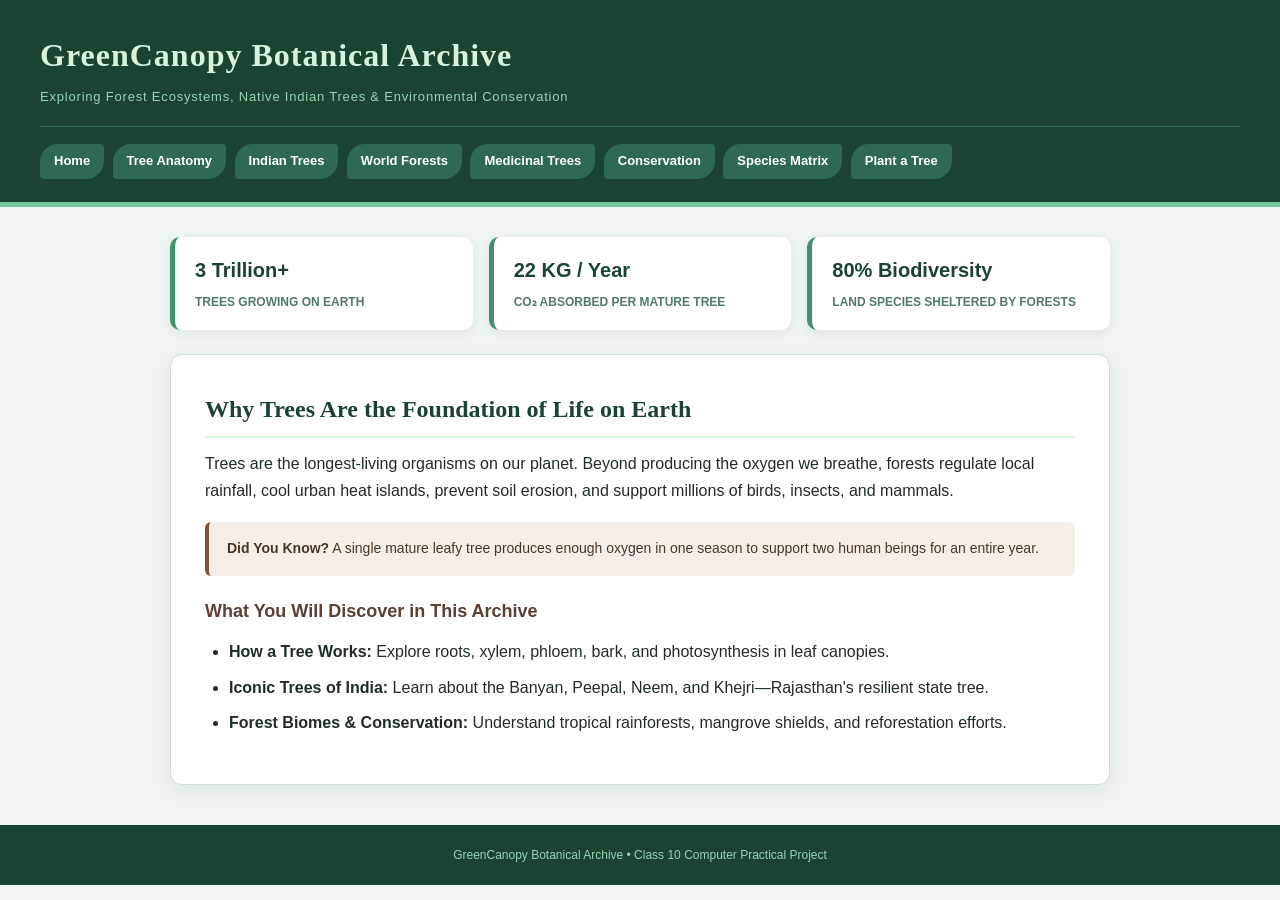
<file: index.html>
<!DOCTYPE html>
<html lang="en">
<head>
  <meta charset="UTF-8">
  <title>GreenCanopy - Trees, Forests &amp; Earth's Lungs</title>
  <meta name="google-site-verification" content="kBiSIxjiqA2YBLBH5G9il9Qq5XNIHaEDWJAJEqTFkcI" />
  <link rel="stylesheet" href="style.css">
</head>
<body>

  <div class="canopy-header">
    <h1>GreenCanopy Botanical Archive</h1>
    <p>Exploring Forest Ecosystems, Native Indian Trees &amp; Environmental Conservation</p>
    <div class="canopy-nav">
      <a href="index.html">Home</a>
      <a href="anatomy.html">Tree Anatomy</a>
      <a href="indian-trees.html">Indian Trees</a>
      <a href="forests.html">World Forests</a>
      <a href="medicinal.html">Medicinal Trees</a>
      <a href="conservation.html">Conservation</a>
      <a href="species-table.html">Species Matrix</a>
      <a href="pledge.html">Plant a Tree</a>
    </div>
  </div>

  <div class="journal-wrap">
    <div class="eco-ribbon">
      <div class="eco-badge">
        <strong>3 Trillion+</strong>
        <span>Trees Growing on Earth</span>
      </div>
      <div class="eco-badge">
        <strong>22 KG / Year</strong>
        <span>CO&#8322; Absorbed Per Mature Tree</span>
      </div>
      <div class="eco-badge">
        <strong>80% Biodiversity</strong>
        <span>Land Species Sheltered by Forests</span>
      </div>
    </div>

    <div class="field-card">
      <h2>Why Trees Are the Foundation of Life on Earth</h2>
      <p>Trees are the longest-living organisms on our planet. Beyond producing the oxygen we breathe, forests regulate local rainfall, cool urban heat islands, prevent soil erosion, and support millions of birds, insects, and mammals.</p>

      <div class="bark-note">
        <strong>Did You Know?</strong> A single mature leafy tree produces enough oxygen in one season to support two human beings for an entire year.
      </div>

      <h3>What You Will Discover in This Archive</h3>
      <ul>
        <li><strong>How a Tree Works:</strong> Explore roots, xylem, phloem, bark, and photosynthesis in leaf canopies.</li>
        <li><strong>Iconic Trees of India:</strong> Learn about the Banyan, Peepal, Neem, and Khejri—Rajasthan's resilient state tree.</li>
        <li><strong>Forest Biomes &amp; Conservation:</strong> Understand tropical rainforests, mangrove shields, and reforestation efforts.</li>
      </ul>
    </div>
  </div>

  <footer>
    GreenCanopy Botanical Archive &bull; Class 10 Computer Practical Project
  </footer>

</body>
</html>
</file>
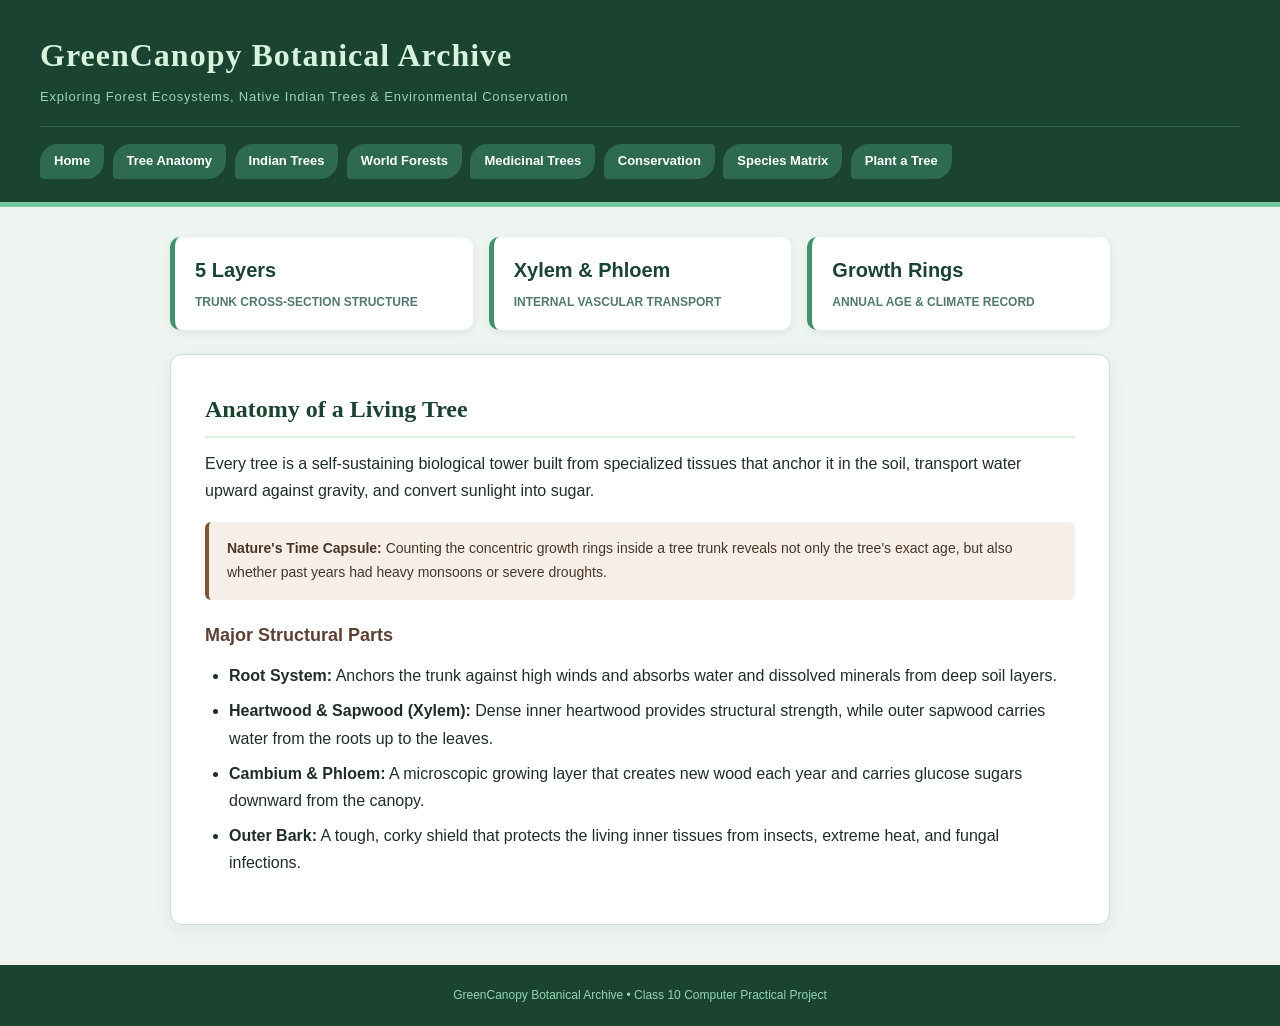
<file: anatomy.html>
<!DOCTYPE html>
<html lang="en">
<head>
  <meta charset="UTF-8">
  <title>Tree Anatomy - GreenCanopy</title>
  <link rel="stylesheet" href="style.css">
</head>
<body>

  <div class="canopy-header">
    <h1>GreenCanopy Botanical Archive</h1>
    <p>Exploring Forest Ecosystems, Native Indian Trees &amp; Environmental Conservation</p>
    <div class="canopy-nav">
      <a href="index.html">Home</a>
      <a href="anatomy.html">Tree Anatomy</a>
      <a href="indian-trees.html">Indian Trees</a>
      <a href="forests.html">World Forests</a>
      <a href="medicinal.html">Medicinal Trees</a>
      <a href="conservation.html">Conservation</a>
      <a href="species-table.html">Species Matrix</a>
      <a href="pledge.html">Plant a Tree</a>
    </div>
  </div>

  <div class="journal-wrap">
    <div class="eco-ribbon">
      <div class="eco-badge">
        <strong>5 Layers</strong>
        <span>Trunk Cross-Section Structure</span>
      </div>
      <div class="eco-badge">
        <strong>Xylem &amp; Phloem</strong>
        <span>Internal Vascular Transport</span>
      </div>
      <div class="eco-badge">
        <strong>Growth Rings</strong>
        <span>Annual Age &amp; Climate Record</span>
      </div>
    </div>

    <div class="field-card">
      <h2>Anatomy of a Living Tree</h2>
      <p>Every tree is a self-sustaining biological tower built from specialized tissues that anchor it in the soil, transport water upward against gravity, and convert sunlight into sugar.</p>

      <div class="bark-note">
        <strong>Nature's Time Capsule:</strong> Counting the concentric growth rings inside a tree trunk reveals not only the tree's exact age, but also whether past years had heavy monsoons or severe droughts.
      </div>

      <h3>Major Structural Parts</h3>
      <ul>
        <li><strong>Root System:</strong> Anchors the trunk against high winds and absorbs water and dissolved minerals from deep soil layers.</li>
        <li><strong>Heartwood &amp; Sapwood (Xylem):</strong> Dense inner heartwood provides structural strength, while outer sapwood carries water from the roots up to the leaves.</li>
        <li><strong>Cambium &amp; Phloem:</strong> A microscopic growing layer that creates new wood each year and carries glucose sugars downward from the canopy.</li>
        <li><strong>Outer Bark:</strong> A tough, corky shield that protects the living inner tissues from insects, extreme heat, and fungal infections.</li>
      </ul>
    </div>
  </div>

  <footer>
    GreenCanopy Botanical Archive &bull; Class 10 Computer Practical Project
  </footer>

</body>
</html>
</file>
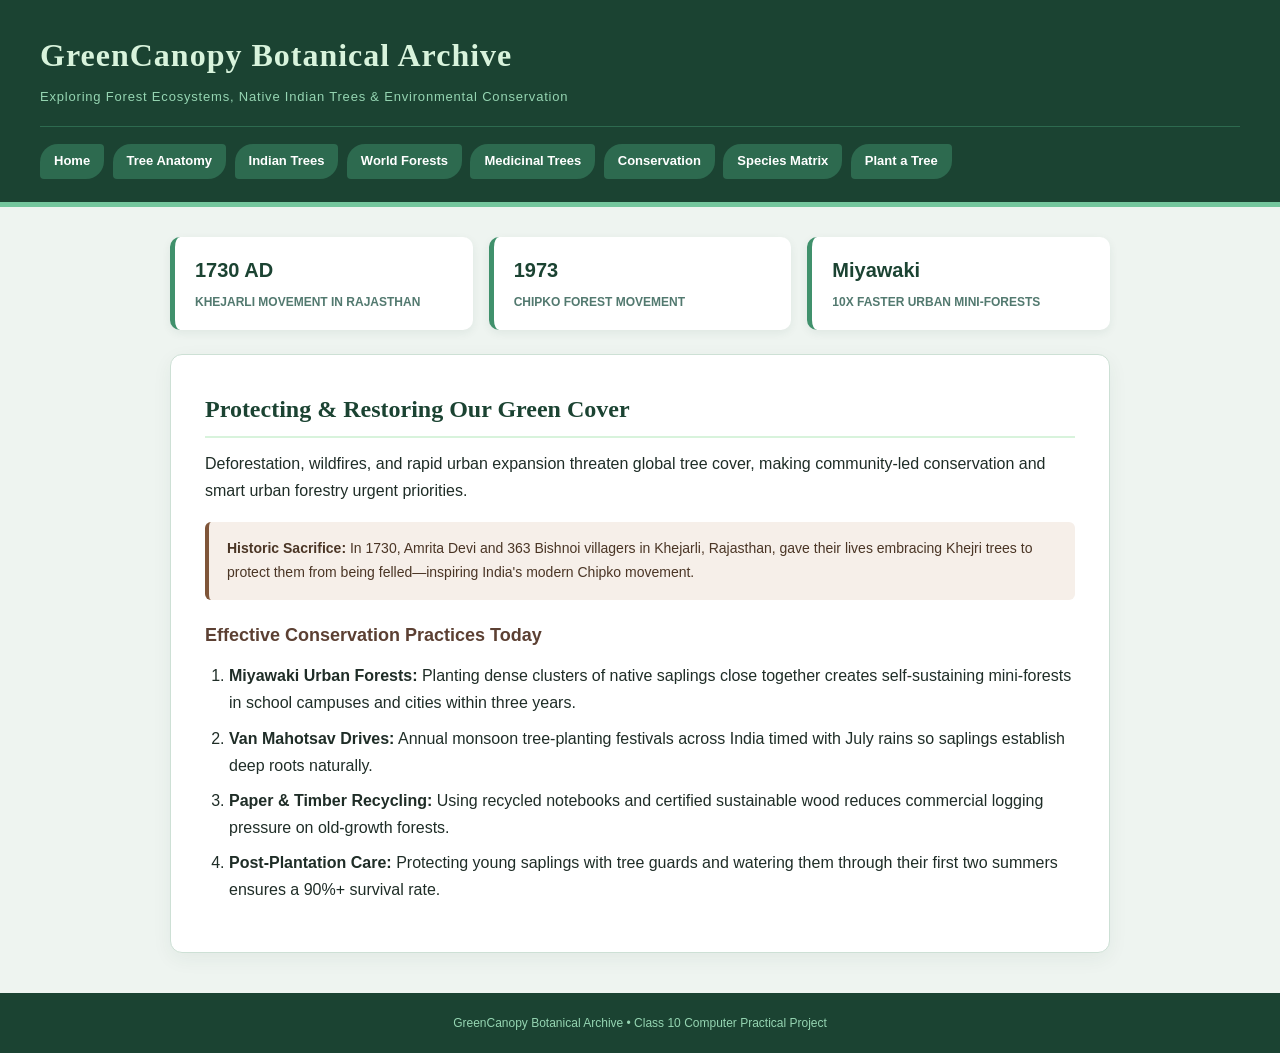
<file: conservation.html>
<!DOCTYPE html>
<html lang="en">
<head>
  <meta charset="UTF-8">
  <title>Forest Conservation - GreenCanopy</title>
  <link rel="stylesheet" href="style.css">
</head>
<body>

  <div class="canopy-header">
    <h1>GreenCanopy Botanical Archive</h1>
    <p>Exploring Forest Ecosystems, Native Indian Trees &amp; Environmental Conservation</p>
    <div class="canopy-nav">
      <a href="index.html">Home</a>
      <a href="anatomy.html">Tree Anatomy</a>
      <a href="indian-trees.html">Indian Trees</a>
      <a href="forests.html">World Forests</a>
      <a href="medicinal.html">Medicinal Trees</a>
      <a href="conservation.html">Conservation</a>
      <a href="species-table.html">Species Matrix</a>
      <a href="pledge.html">Plant a Tree</a>
    </div>
  </div>

  <div class="journal-wrap">
    <div class="eco-ribbon">
      <div class="eco-badge">
        <strong>1730 AD</strong>
        <span>Khejarli Movement in Rajasthan</span>
      </div>
      <div class="eco-badge">
        <strong>1973</strong>
        <span>Chipko Forest Movement</span>
      </div>
      <div class="eco-badge">
        <strong>Miyawaki</strong>
        <span>10x Faster Urban Mini-Forests</span>
      </div>
    </div>

    <div class="field-card">
      <h2>Protecting &amp; Restoring Our Green Cover</h2>
      <p>Deforestation, wildfires, and rapid urban expansion threaten global tree cover, making community-led conservation and smart urban forestry urgent priorities.</p>

      <div class="bark-note">
        <strong>Historic Sacrifice:</strong> In 1730, Amrita Devi and 363 Bishnoi villagers in Khejarli, Rajasthan, gave their lives embracing Khejri trees to protect them from being felled—inspiring India's modern Chipko movement.
      </div>

      <h3>Effective Conservation Practices Today</h3>
      <ol>
        <li><strong>Miyawaki Urban Forests:</strong> Planting dense clusters of native saplings close together creates self-sustaining mini-forests in school campuses and cities within three years.</li>
        <li><strong>Van Mahotsav Drives:</strong> Annual monsoon tree-planting festivals across India timed with July rains so saplings establish deep roots naturally.</li>
        <li><strong>Paper &amp; Timber Recycling:</strong> Using recycled notebooks and certified sustainable wood reduces commercial logging pressure on old-growth forests.</li>
        <li><strong>Post-Plantation Care:</strong> Protecting young saplings with tree guards and watering them through their first two summers ensures a 90%+ survival rate.</li>
      </ol>
    </div>
  </div>

  <footer>
    GreenCanopy Botanical Archive &bull; Class 10 Computer Practical Project
  </footer>

</body>
</html>
</file>
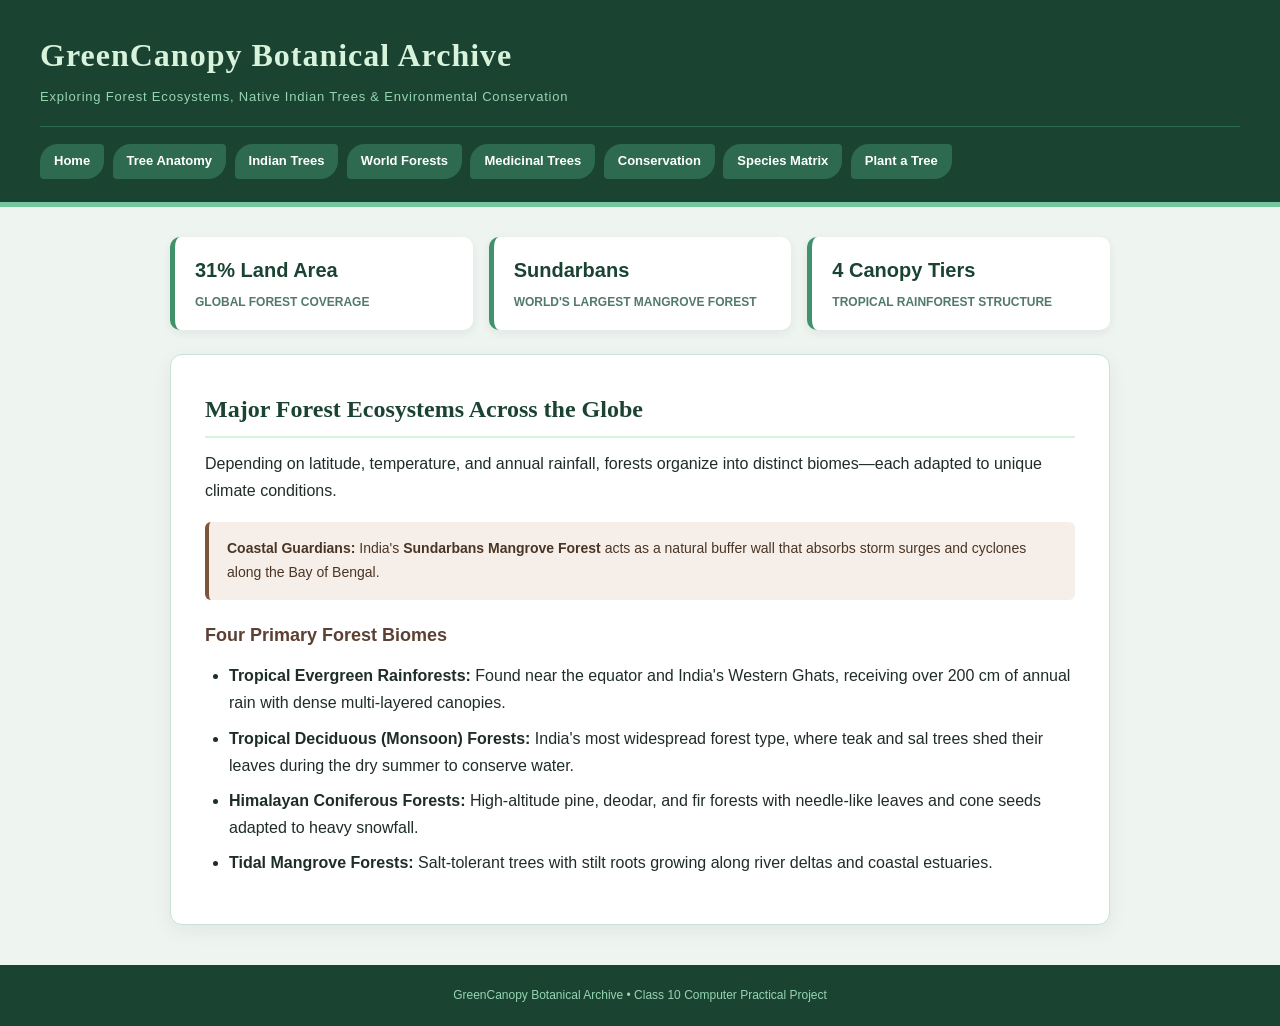
<file: forests.html>
<!DOCTYPE html>
<html lang="en">
<head>
  <meta charset="UTF-8">
  <title>World Forests - GreenCanopy</title>
  <link rel="stylesheet" href="style.css">
</head>
<body>

  <div class="canopy-header">
    <h1>GreenCanopy Botanical Archive</h1>
    <p>Exploring Forest Ecosystems, Native Indian Trees &amp; Environmental Conservation</p>
    <div class="canopy-nav">
      <a href="index.html">Home</a>
      <a href="anatomy.html">Tree Anatomy</a>
      <a href="indian-trees.html">Indian Trees</a>
      <a href="forests.html">World Forests</a>
      <a href="medicinal.html">Medicinal Trees</a>
      <a href="conservation.html">Conservation</a>
      <a href="species-table.html">Species Matrix</a>
      <a href="pledge.html">Plant a Tree</a>
    </div>
  </div>

  <div class="journal-wrap">
    <div class="eco-ribbon">
      <div class="eco-badge">
        <strong>31% Land Area</strong>
        <span>Global Forest Coverage</span>
      </div>
      <div class="eco-badge">
        <strong>Sundarbans</strong>
        <span>World's Largest Mangrove Forest</span>
      </div>
      <div class="eco-badge">
        <strong>4 Canopy Tiers</strong>
        <span>Tropical Rainforest Structure</span>
      </div>
    </div>

    <div class="field-card">
      <h2>Major Forest Ecosystems Across the Globe</h2>
      <p>Depending on latitude, temperature, and annual rainfall, forests organize into distinct biomes—each adapted to unique climate conditions.</p>

      <div class="bark-note">
        <strong>Coastal Guardians:</strong> India's <strong>Sundarbans Mangrove Forest</strong> acts as a natural buffer wall that absorbs storm surges and cyclones along the Bay of Bengal.
      </div>

      <h3>Four Primary Forest Biomes</h3>
      <ul>
        <li><strong>Tropical Evergreen Rainforests:</strong> Found near the equator and India's Western Ghats, receiving over 200 cm of annual rain with dense multi-layered canopies.</li>
        <li><strong>Tropical Deciduous (Monsoon) Forests:</strong> India's most widespread forest type, where teak and sal trees shed their leaves during the dry summer to conserve water.</li>
        <li><strong>Himalayan Coniferous Forests:</strong> High-altitude pine, deodar, and fir forests with needle-like leaves and cone seeds adapted to heavy snowfall.</li>
        <li><strong>Tidal Mangrove Forests:</strong> Salt-tolerant trees with stilt roots growing along river deltas and coastal estuaries.</li>
      </ul>
    </div>
  </div>

  <footer>
    GreenCanopy Botanical Archive &bull; Class 10 Computer Practical Project
  </footer>

</body>
</html>
</file>
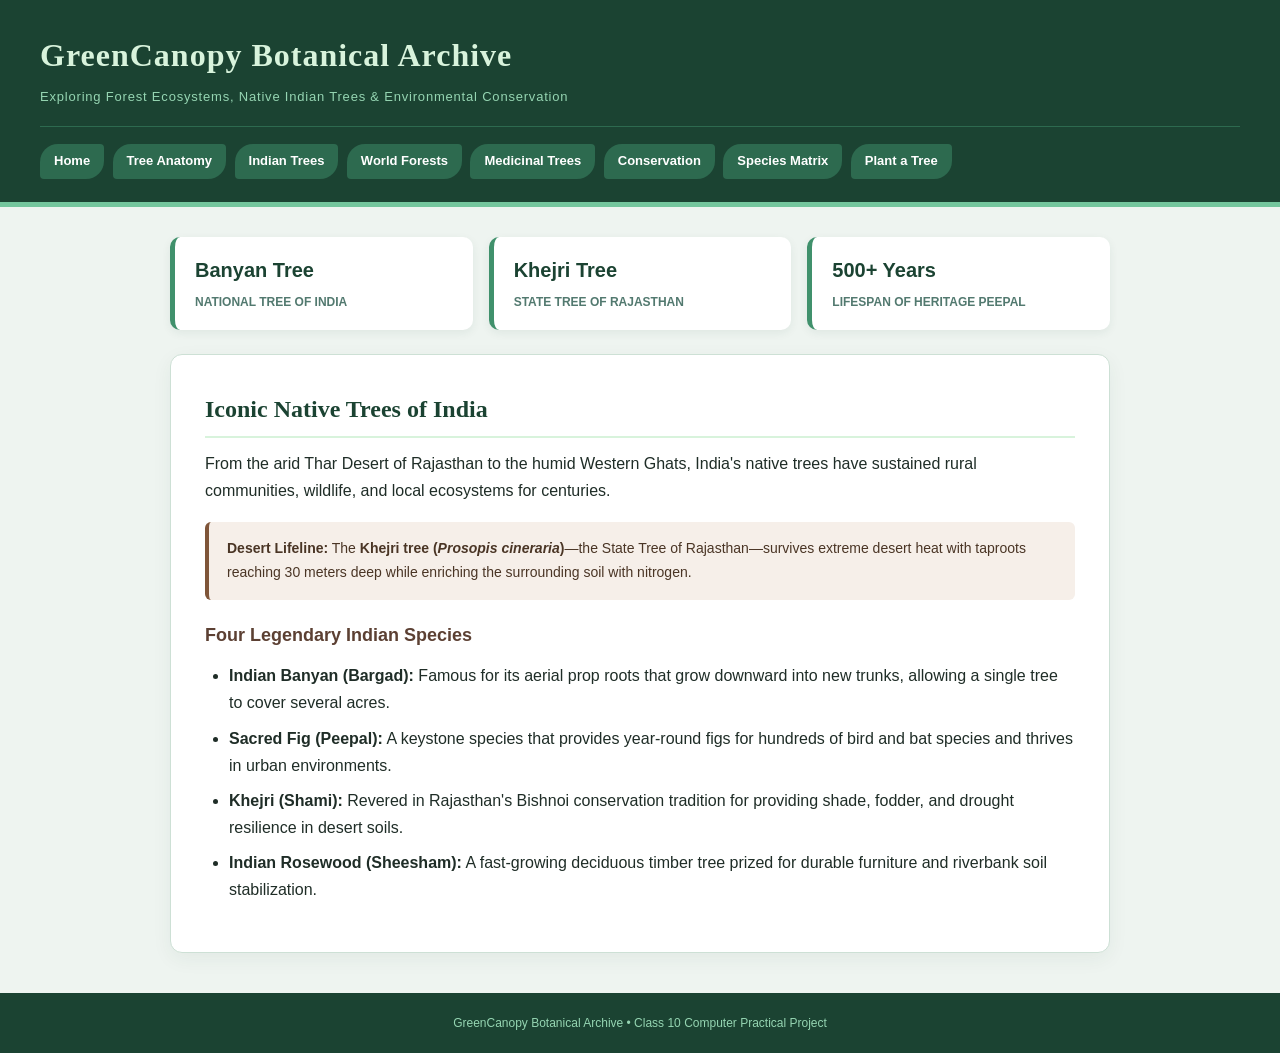
<file: indian-trees.html>
<!DOCTYPE html>
<html lang="en">
<head>
  <meta charset="UTF-8">
  <title>Native Indian Trees - GreenCanopy</title>
  <link rel="stylesheet" href="style.css">
</head>
<body>

  <div class="canopy-header">
    <h1>GreenCanopy Botanical Archive</h1>
    <p>Exploring Forest Ecosystems, Native Indian Trees &amp; Environmental Conservation</p>
    <div class="canopy-nav">
      <a href="index.html">Home</a>
      <a href="anatomy.html">Tree Anatomy</a>
      <a href="indian-trees.html">Indian Trees</a>
      <a href="forests.html">World Forests</a>
      <a href="medicinal.html">Medicinal Trees</a>
      <a href="conservation.html">Conservation</a>
      <a href="species-table.html">Species Matrix</a>
      <a href="pledge.html">Plant a Tree</a>
    </div>
  </div>

  <div class="journal-wrap">
    <div class="eco-ribbon">
      <div class="eco-badge">
        <strong>Banyan Tree</strong>
        <span>National Tree of India</span>
      </div>
      <div class="eco-badge">
        <strong>Khejri Tree</strong>
        <span>State Tree of Rajasthan</span>
      </div>
      <div class="eco-badge">
        <strong>500+ Years</strong>
        <span>Lifespan of Heritage Peepal</span>
      </div>
    </div>

    <div class="field-card">
      <h2>Iconic Native Trees of India</h2>
      <p>From the arid Thar Desert of Rajasthan to the humid Western Ghats, India's native trees have sustained rural communities, wildlife, and local ecosystems for centuries.</p>

      <div class="bark-note">
        <strong>Desert Lifeline:</strong> The <strong>Khejri tree (<em>Prosopis cineraria</em>)</strong>—the State Tree of Rajasthan—survives extreme desert heat with taproots reaching 30 meters deep while enriching the surrounding soil with nitrogen.
      </div>

      <h3>Four Legendary Indian Species</h3>
      <ul>
        <li><strong>Indian Banyan (Bargad):</strong> Famous for its aerial prop roots that grow downward into new trunks, allowing a single tree to cover several acres.</li>
        <li><strong>Sacred Fig (Peepal):</strong> A keystone species that provides year-round figs for hundreds of bird and bat species and thrives in urban environments.</li>
        <li><strong>Khejri (Shami):</strong> Revered in Rajasthan's Bishnoi conservation tradition for providing shade, fodder, and drought resilience in desert soils.</li>
        <li><strong>Indian Rosewood (Sheesham):</strong> A fast-growing deciduous timber tree prized for durable furniture and riverbank soil stabilization.</li>
      </ul>
    </div>
  </div>

  <footer>
    GreenCanopy Botanical Archive &bull; Class 10 Computer Practical Project
  </footer>

</body>
</html>
</file>
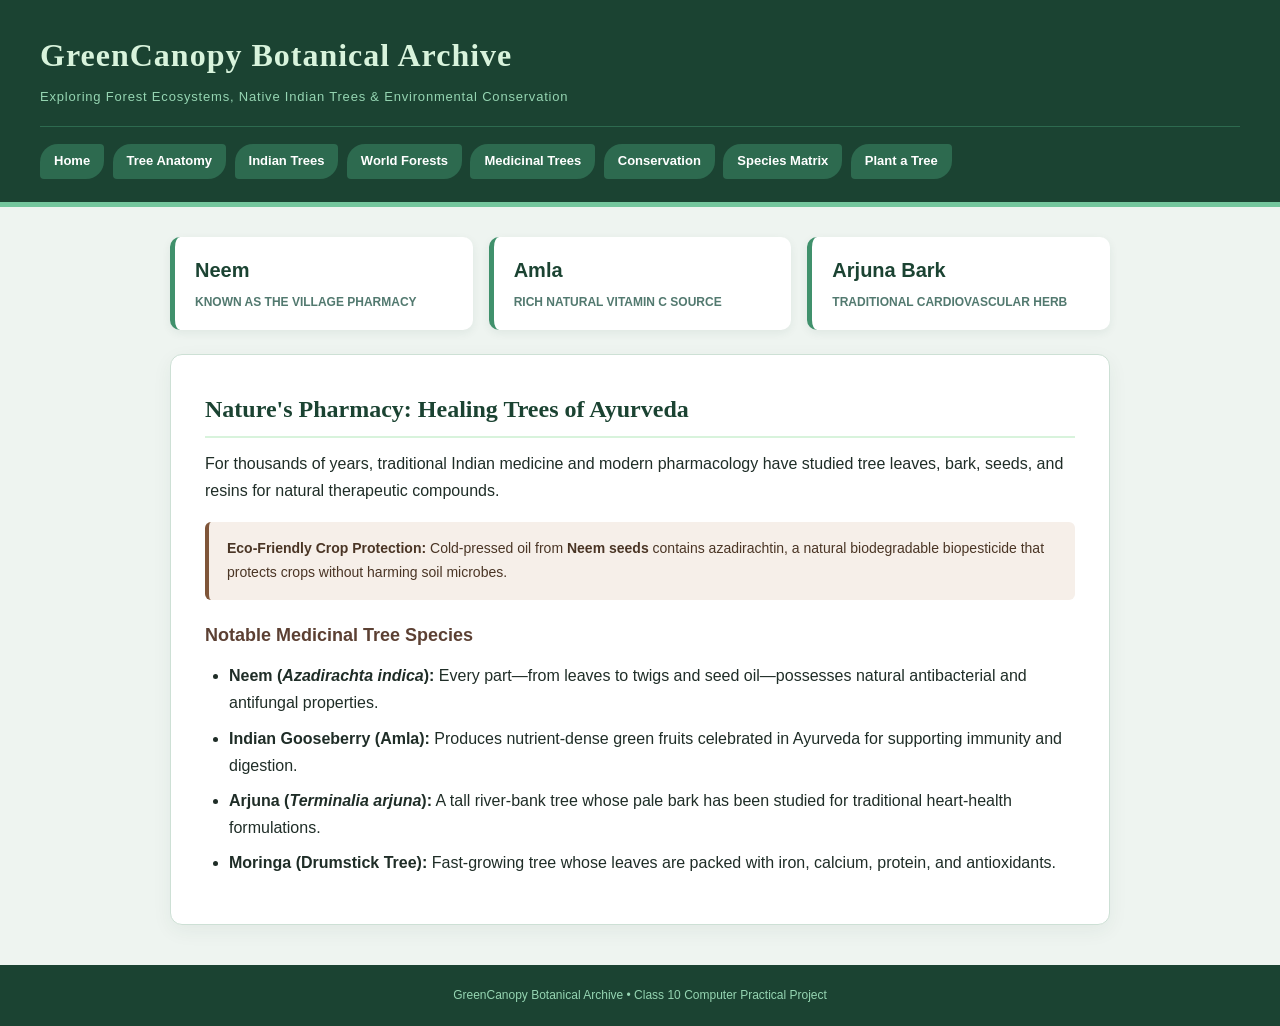
<file: medicinal.html>
<!DOCTYPE html>
<html lang="en">
<head>
  <meta charset="UTF-8">
  <title>Medicinal Trees - GreenCanopy</title>
  <link rel="stylesheet" href="style.css">
</head>
<body>

  <div class="canopy-header">
    <h1>GreenCanopy Botanical Archive</h1>
    <p>Exploring Forest Ecosystems, Native Indian Trees &amp; Environmental Conservation</p>
    <div class="canopy-nav">
      <a href="index.html">Home</a>
      <a href="anatomy.html">Tree Anatomy</a>
      <a href="indian-trees.html">Indian Trees</a>
      <a href="forests.html">World Forests</a>
      <a href="medicinal.html">Medicinal Trees</a>
      <a href="conservation.html">Conservation</a>
      <a href="species-table.html">Species Matrix</a>
      <a href="pledge.html">Plant a Tree</a>
    </div>
  </div>

  <div class="journal-wrap">
    <div class="eco-ribbon">
      <div class="eco-badge">
        <strong>Neem</strong>
        <span>Known as the Village Pharmacy</span>
      </div>
      <div class="eco-badge">
        <strong>Amla</strong>
        <span>Rich Natural Vitamin C Source</span>
      </div>
      <div class="eco-badge">
        <strong>Arjuna Bark</strong>
        <span>Traditional Cardiovascular Herb</span>
      </div>
    </div>

    <div class="field-card">
      <h2>Nature's Pharmacy: Healing Trees of Ayurveda</h2>
      <p>For thousands of years, traditional Indian medicine and modern pharmacology have studied tree leaves, bark, seeds, and resins for natural therapeutic compounds.</p>

      <div class="bark-note">
        <strong>Eco-Friendly Crop Protection:</strong> Cold-pressed oil from <strong>Neem seeds</strong> contains azadirachtin, a natural biodegradable biopesticide that protects crops without harming soil microbes.
      </div>

      <h3>Notable Medicinal Tree Species</h3>
      <ul>
        <li><strong>Neem (<em>Azadirachta indica</em>):</strong> Every part—from leaves to twigs and seed oil—possesses natural antibacterial and antifungal properties.</li>
        <li><strong>Indian Gooseberry (Amla):</strong> Produces nutrient-dense green fruits celebrated in Ayurveda for supporting immunity and digestion.</li>
        <li><strong>Arjuna (<em>Terminalia arjuna</em>):</strong> A tall river-bank tree whose pale bark has been studied for traditional heart-health formulations.</li>
        <li><strong>Moringa (Drumstick Tree):</strong> Fast-growing tree whose leaves are packed with iron, calcium, protein, and antioxidants.</li>
      </ul>
    </div>
  </div>

  <footer>
    GreenCanopy Botanical Archive &bull; Class 10 Computer Practical Project
  </footer>

</body>
</html>
</file>
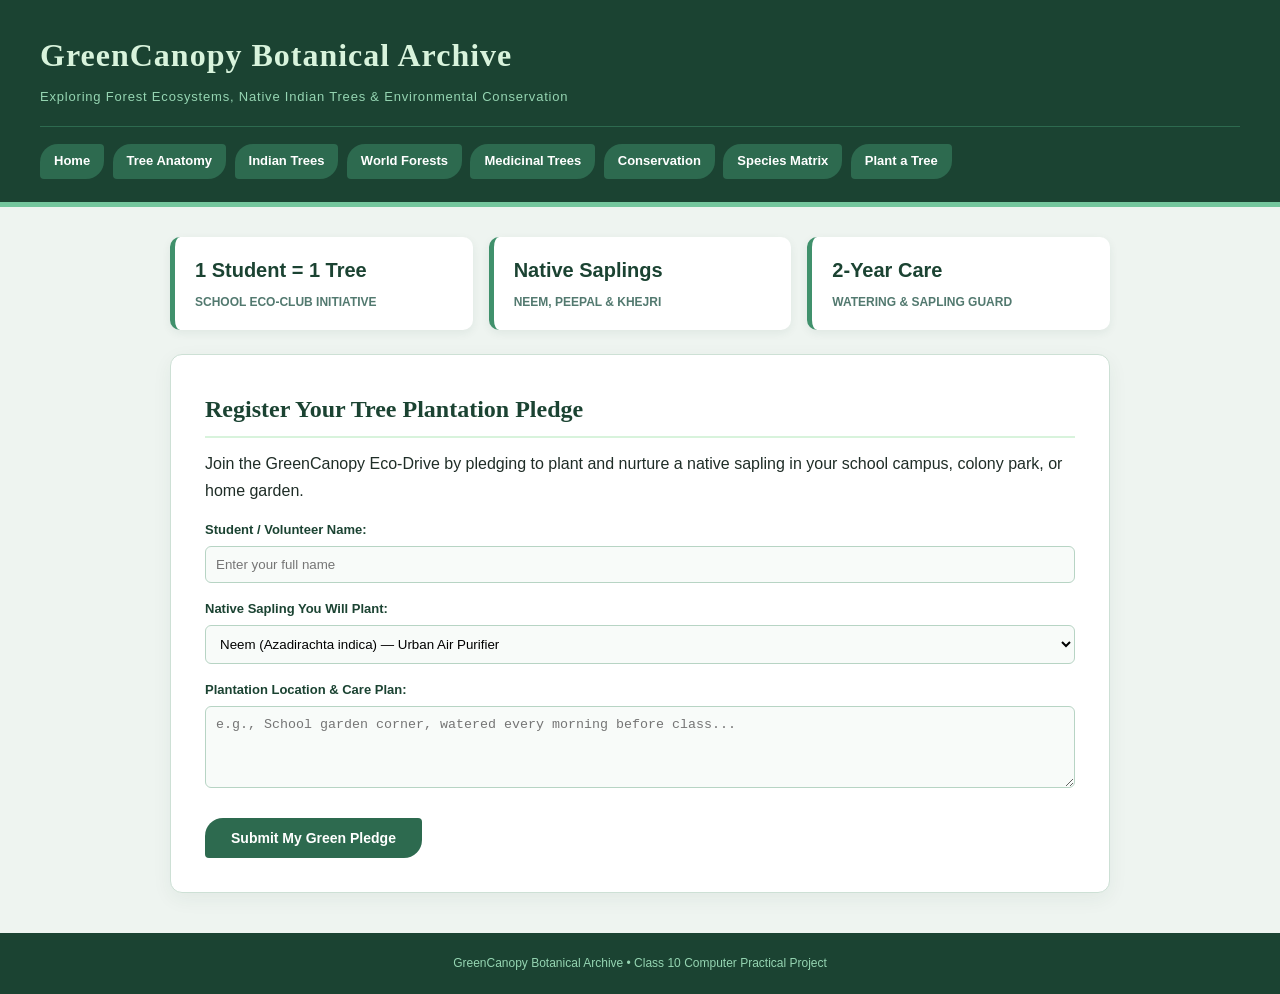
<file: pledge.html>
<!DOCTYPE html>
<html lang="en">
<head>
  <meta charset="UTF-8">
  <title>Plant a Tree Pledge - GreenCanopy</title>
  <link rel="stylesheet" href="style.css">
</head>
<body>

  <div class="canopy-header">
    <h1>GreenCanopy Botanical Archive</h1>
    <p>Exploring Forest Ecosystems, Native Indian Trees &amp; Environmental Conservation</p>
    <div class="canopy-nav">
      <a href="index.html">Home</a>
      <a href="anatomy.html">Tree Anatomy</a>
      <a href="indian-trees.html">Indian Trees</a>
      <a href="forests.html">World Forests</a>
      <a href="medicinal.html">Medicinal Trees</a>
      <a href="conservation.html">Conservation</a>
      <a href="species-table.html">Species Matrix</a>
      <a href="pledge.html">Plant a Tree</a>
    </div>
  </div>

  <div class="journal-wrap">
    <div class="eco-ribbon">
      <div class="eco-badge">
        <strong>1 Student = 1 Tree</strong>
        <span>School Eco-Club Initiative</span>
      </div>
      <div class="eco-badge">
        <strong>Native Saplings</strong>
        <span>Neem, Peepal &amp; Khejri</span>
      </div>
      <div class="eco-badge">
        <strong>2-Year Care</strong>
        <span>Watering &amp; Sapling Guard</span>
      </div>
    </div>

    <div class="field-card">
      <h2>Register Your Tree Plantation Pledge</h2>
      <p>Join the GreenCanopy Eco-Drive by pledging to plant and nurture a native sapling in your school campus, colony park, or home garden.</p>

      <form action="#" method="post">
        <label for="studentname">Student / Volunteer Name:</label>
        <input type="text" id="studentname" name="studentname" placeholder="Enter your full name" required>

        <label for="species">Native Sapling You Will Plant:</label>
        <select id="species" name="species">
          <option value="neem">Neem (Azadirachta indica) &mdash; Urban Air Purifier</option>
          <option value="peepal">Peepal (Ficus religiosa) &mdash; Shade &amp; Bird Habitat</option>
          <option value="khejri">Khejri (Prosopis cineraria) &mdash; Arid &amp; Desert Hardy</option>
          <option value="amla">Amla (Phyllanthus emblica) &mdash; Fruit &amp; Medicinal</option>
        </select>

        <label for="location">Plantation Location &amp; Care Plan:</label>
        <textarea id="location" name="location" rows="4" placeholder="e.g., School garden corner, watered every morning before class..."></textarea>

        <button type="submit">Submit My Green Pledge</button>
      </form>
    </div>
  </div>

  <footer>
    GreenCanopy Botanical Archive &bull; Class 10 Computer Practical Project
  </footer>

</body>
</html>
</file>
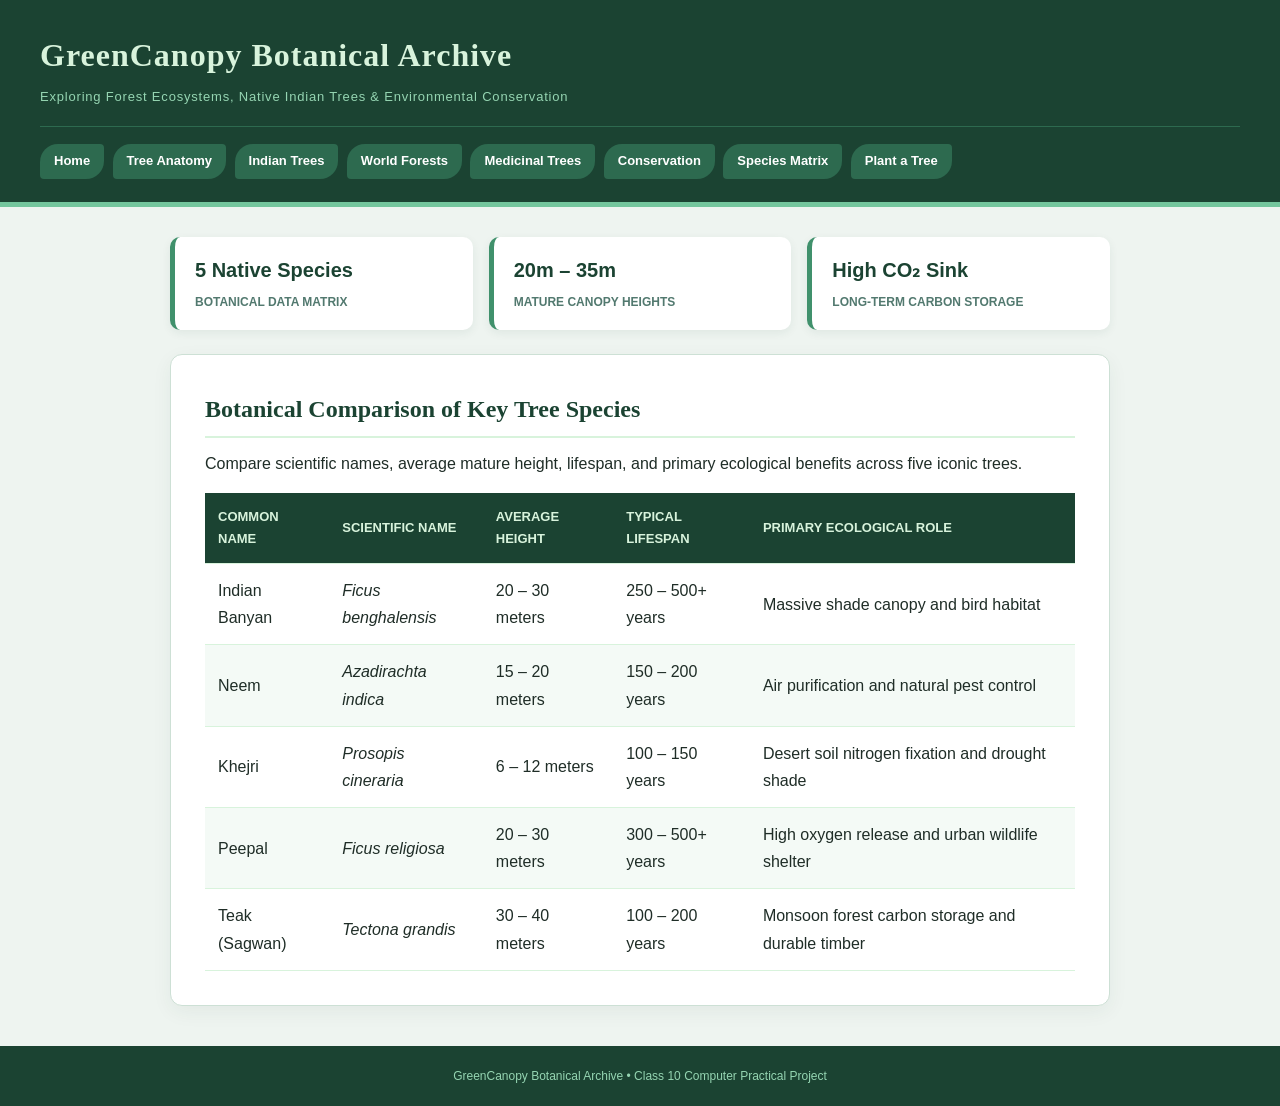
<file: species-table.html>
<!DOCTYPE html>
<html lang="en">
<head>
  <meta charset="UTF-8">
  <title>Tree Species Matrix - GreenCanopy</title>
  <link rel="stylesheet" href="style.css">
</head>
<body>

  <div class="canopy-header">
    <h1>GreenCanopy Botanical Archive</h1>
    <p>Exploring Forest Ecosystems, Native Indian Trees &amp; Environmental Conservation</p>
    <div class="canopy-nav">
      <a href="index.html">Home</a>
      <a href="anatomy.html">Tree Anatomy</a>
      <a href="indian-trees.html">Indian Trees</a>
      <a href="forests.html">World Forests</a>
      <a href="medicinal.html">Medicinal Trees</a>
      <a href="conservation.html">Conservation</a>
      <a href="species-table.html">Species Matrix</a>
      <a href="pledge.html">Plant a Tree</a>
    </div>
  </div>

  <div class="journal-wrap">
    <div class="eco-ribbon">
      <div class="eco-badge">
        <strong>5 Native Species</strong>
        <span>Botanical Data Matrix</span>
      </div>
      <div class="eco-badge">
        <strong>20m – 35m</strong>
        <span>Mature Canopy Heights</span>
      </div>
      <div class="eco-badge">
        <strong>High CO&#8322; Sink</strong>
        <span>Long-Term Carbon Storage</span>
      </div>
    </div>

    <div class="field-card">
      <h2>Botanical Comparison of Key Tree Species</h2>
      <p>Compare scientific names, average mature height, lifespan, and primary ecological benefits across five iconic trees.</p>

      <table>
        <thead>
          <tr>
            <th>Common Name</th>
            <th>Scientific Name</th>
            <th>Average Height</th>
            <th>Typical Lifespan</th>
            <th>Primary Ecological Role</th>
          </tr>
        </thead>
        <tbody>
          <tr>
            <td>Indian Banyan</td>
            <td><em>Ficus benghalensis</em></td>
            <td>20 – 30 meters</td>
            <td>250 – 500+ years</td>
            <td>Massive shade canopy and bird habitat</td>
          </tr>
          <tr>
            <td>Neem</td>
            <td><em>Azadirachta indica</em></td>
            <td>15 – 20 meters</td>
            <td>150 – 200 years</td>
            <td>Air purification and natural pest control</td>
          </tr>
          <tr>
            <td>Khejri</td>
            <td><em>Prosopis cineraria</em></td>
            <td>6 – 12 meters</td>
            <td>100 – 150 years</td>
            <td>Desert soil nitrogen fixation and drought shade</td>
          </tr>
          <tr>
            <td>Peepal</td>
            <td><em>Ficus religiosa</em></td>
            <td>20 – 30 meters</td>
            <td>300 – 500+ years</td>
            <td>High oxygen release and urban wildlife shelter</td>
          </tr>
          <tr>
            <td>Teak (Sagwan)</td>
            <td><em>Tectona grandis</em></td>
            <td>30 – 40 meters</td>
            <td>100 – 200 years</td>
            <td>Monsoon forest carbon storage and durable timber</td>
          </tr>
        </tbody>
      </table>
    </div>
  </div>

  <footer>
    GreenCanopy Botanical Archive &bull; Class 10 Computer Practical Project
  </footer>

</body>
</html>
</file>
<file: style.css>
* {
  box-sizing: border-box;
  margin: 0;
  padding: 0;
}

body {
  font-family: 'Segoe UI', Tahoma, Geneva, Verdana, sans-serif;
  background-color: #eef4f0;
  color: #1f2d27;
  line-height: 1.7;
}

/* Forest Top Banner */
.canopy-header {
  background-color: #1b4332;
  color: #ffffff;
  padding: 28px 40px 20px 40px;
  border-bottom: 5px solid #74c69d;
}

.canopy-header h1 {
  font-family: Georgia, 'Times New Roman', serif;
  font-size: 32px;
  letter-spacing: 1px;
  color: #d8f3dc;
}

.canopy-header p {
  font-size: 13px;
  color: #95d5b2;
  margin-top: 4px;
  letter-spacing: 0.8px;
}

/* Leaf-Pill Horizontal Menu */
.canopy-nav {
  margin-top: 18px;
  padding-top: 14px;
  border-top: 1px solid #2d6a4f;
}

.canopy-nav a {
  color: #ffffff;
  text-decoration: none;
  font-size: 13px;
  font-weight: 700;
  padding: 6px 14px;
  margin: 3px 4px 3px 0;
  background-color: #2d6a4f;
  border-radius: 18px 4px 18px 4px;
  display: inline-block;
}

.canopy-nav a:hover {
  background-color: #95d5b2;
  color: #1b4332;
}

/* Main Field Journal Container */
.journal-wrap {
  max-width: 980px;
  margin: 30px auto;
  padding: 0 20px;
}

/* 3-Badge Eco-Fact Ribbon */
.eco-ribbon {
  display: flex;
  gap: 16px;
  margin-bottom: 24px;
  flex-wrap: wrap;
}

.eco-badge {
  flex: 1;
  min-width: 210px;
  background-color: #ffffff;
  padding: 16px 20px;
  border-radius: 10px;
  border-left: 5px solid #40916c;
  box-shadow: 0 3px 10px rgba(27, 67, 50, 0.07);
}

.eco-badge strong {
  display: block;
  font-size: 20px;
  color: #1b4332;
}

.eco-badge span {
  font-size: 12px;
  color: #52796f;
  text-transform: uppercase;
  font-weight: 700;
}

/* Botanical Content Card */
.field-card {
  background-color: #ffffff;
  padding: 34px;
  border-radius: 12px;
  border: 1px solid #cde0d5;
  box-shadow: 0 6px 20px rgba(27, 67, 50, 0.06);
}

.field-card h2 {
  font-family: Georgia, serif;
  color: #1b4332;
  font-size: 24px;
  margin-bottom: 12px;
  padding-bottom: 6px;
  border-bottom: 2px solid #d8f3dc;
}

.field-card h3 {
  color: #5c4033;
  font-size: 18px;
  margin: 20px 0 8px 0;
}

.bark-note {
  background-color: #f6efe9;
  border-left: 4px solid #7f5539;
  padding: 15px 18px;
  border-radius: 6px;
  margin: 18px 0;
  color: #4a3525;
  font-size: 14px;
}

ul, ol {
  margin: 12px 0 14px 24px;
}

li {
  margin-bottom: 8px;
}

/* Tree Species Comparison Table */
table {
  width: 100%;
  border-collapse: collapse;
  margin-top: 16px;
}

th, td {
  padding: 13px;
  text-align: left;
  border-bottom: 1px solid #d8f3dc;
}

th {
  background-color: #1b4332;
  color: #d8f3dc;
  font-size: 13px;
  text-transform: uppercase;
}

tr:nth-child(even) {
  background-color: #f4faf6;
}

/* Tree Plantation Pledge Form */
label {
  display: block;
  margin-top: 15px;
  font-weight: 700;
  color: #1b4332;
  font-size: 13px;
}

input, select, textarea {
  width: 100%;
  padding: 10px;
  margin-top: 5px;
  border: 1px solid #b7d4c4;
  border-radius: 6px;
  background-color: #f8fbf9;
}

button {
  margin-top: 22px;
  padding: 12px 26px;
  background-color: #2d6a4f;
  color: #ffffff;
  border: none;
  border-radius: 18px 4px 18px 4px;
  font-size: 14px;
  font-weight: bold;
  cursor: pointer;
}

button:hover {
  background-color: #1b4332;
}

footer {
  background-color: #1b4332;
  color: #95d5b2;
  text-align: center;
  padding: 20px;
  margin-top: 40px;
  font-size: 12px;
}
</file>
